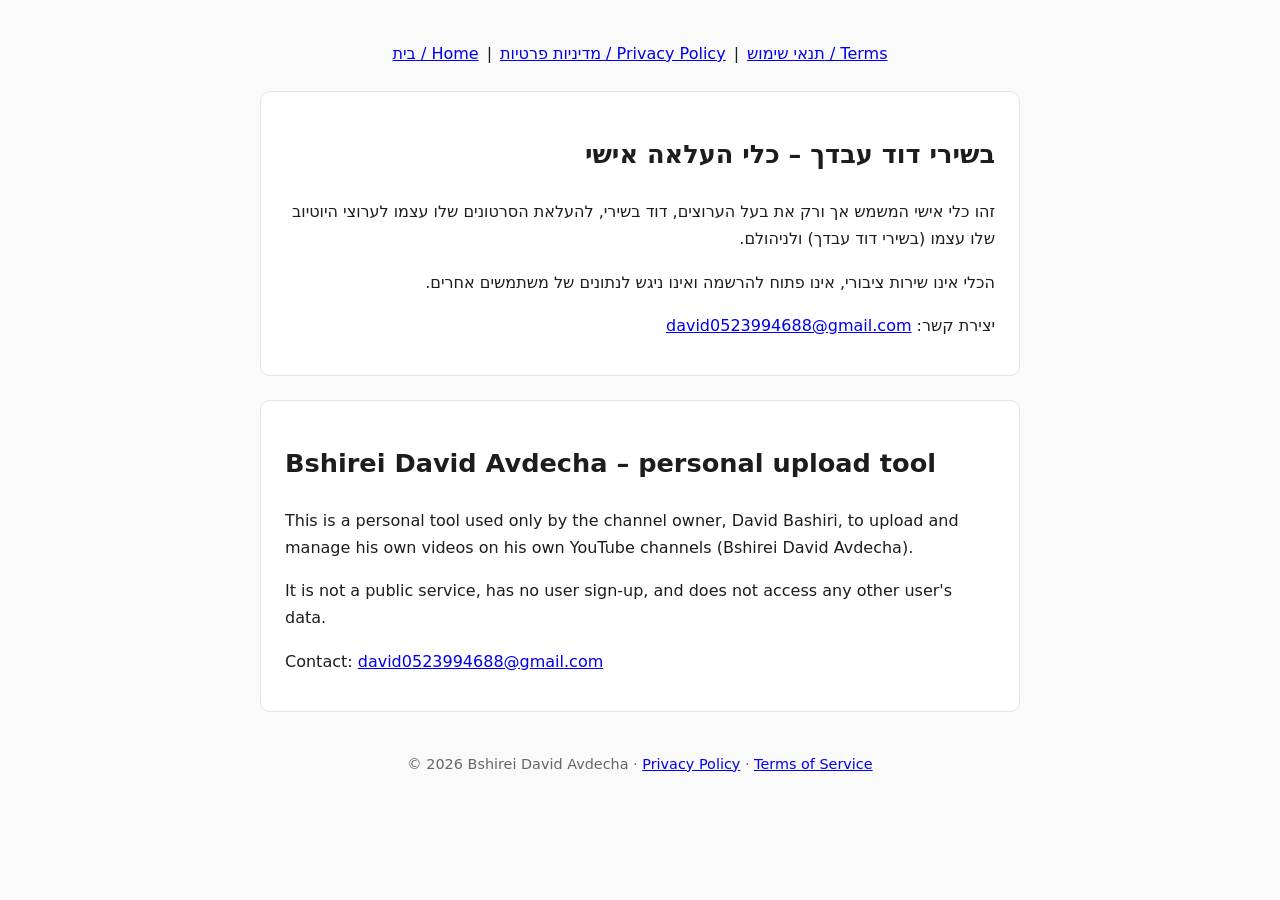
<file: index.html>
<!DOCTYPE html>
<html lang="he"><head><meta charset="utf-8"><meta name="viewport" content="width=device-width,initial-scale=1">
<title>בשירי דוד עבדך – כלי העלאה אישי | Bshirei David Avdecha – personal upload tool</title>
<link rel="stylesheet" href="style.css"></head><body>
<nav style="text-align:center"><a href="index.html">בית / Home</a>|<a href="privacy.html">מדיניות פרטיות / Privacy Policy</a>|<a href="terms.html">תנאי שימוש / Terms</a></nav>
<section class="he"><h1>בשירי דוד עבדך – כלי העלאה אישי</h1>
<p>זהו כלי אישי המשמש אך ורק את בעל הערוצים, דוד בשירי, להעלאת הסרטונים שלו עצמו לערוצי היוטיוב שלו עצמו (בשירי דוד עבדך) ולניהולם.</p>
<p>הכלי אינו שירות ציבורי, אינו פתוח להרשמה ואינו ניגש לנתונים של משתמשים אחרים.</p>
<p>יצירת קשר: <a href="mailto:david0523994688@gmail.com">david0523994688@gmail.com</a></p></section>
<section class="en"><h1>Bshirei David Avdecha – personal upload tool</h1>
<p>This is a personal tool used only by the channel owner, David Bashiri, to upload and manage his own videos on his own YouTube channels (Bshirei David Avdecha).</p>
<p>It is not a public service, has no user sign-up, and does not access any other user's data.</p>
<p>Contact: <a href="mailto:david0523994688@gmail.com">david0523994688@gmail.com</a></p></section>
<footer>© 2026 Bshirei David Avdecha · <a href="privacy.html">Privacy Policy</a> · <a href="terms.html">Terms of Service</a></footer>
</body></html>
</file>
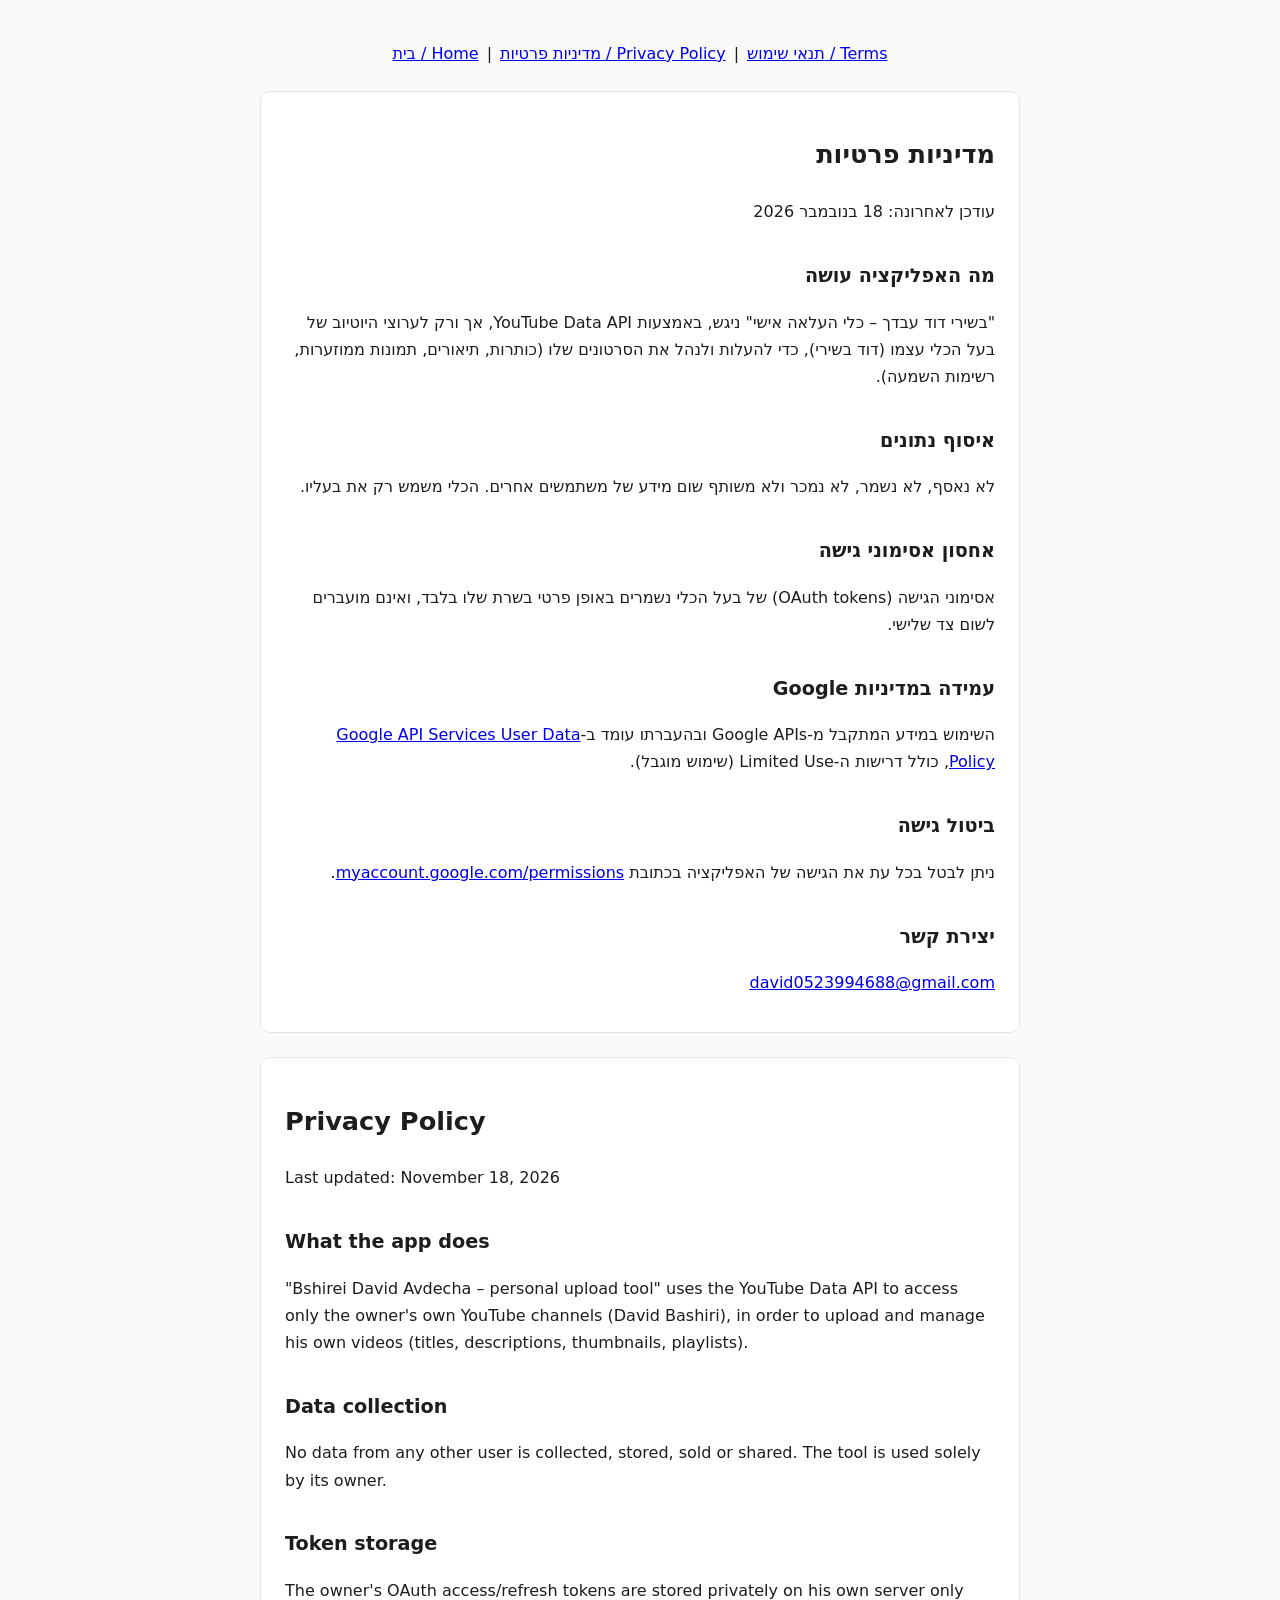
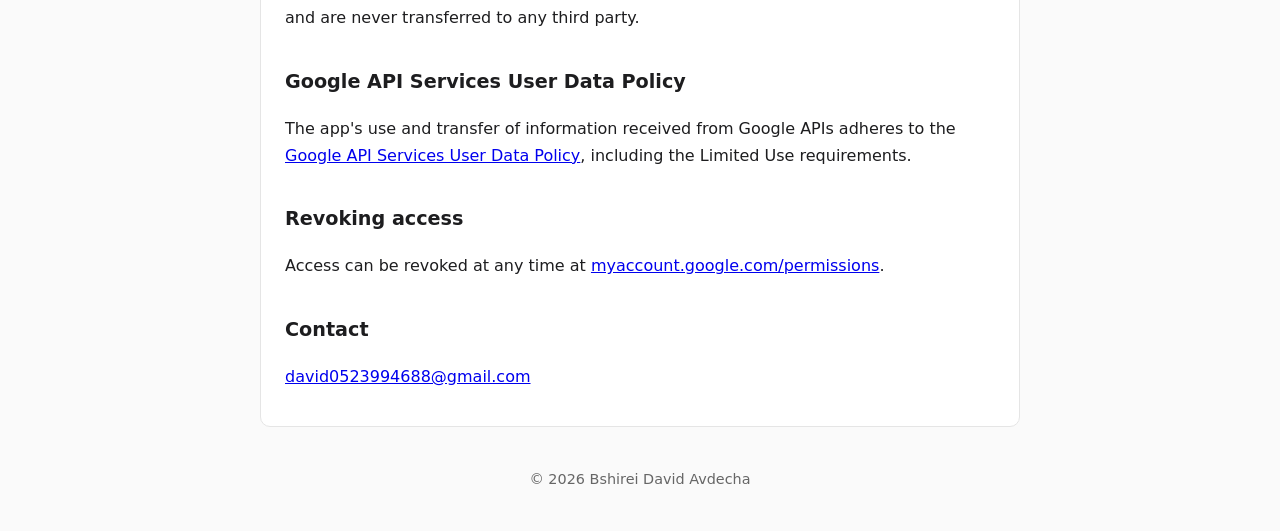
<file: privacy.html>
<!DOCTYPE html>
<html lang="he"><head><meta charset="utf-8"><meta name="viewport" content="width=device-width,initial-scale=1">
<title>מדיניות פרטיות | Privacy Policy – Bshirei David Avdecha upload tool</title>
<link rel="stylesheet" href="style.css"></head><body>
<nav style="text-align:center"><a href="index.html">בית / Home</a>|<a href="privacy.html">מדיניות פרטיות / Privacy Policy</a>|<a href="terms.html">תנאי שימוש / Terms</a></nav>
<section class="he"><h1>מדיניות פרטיות</h1><p>עודכן לאחרונה: 18 בנובמבר 2026</p>
<h2>מה האפליקציה עושה</h2><p>"בשירי דוד עבדך – כלי העלאה אישי" ניגש, באמצעות YouTube Data API, אך ורק לערוצי היוטיוב של בעל הכלי עצמו (דוד בשירי), כדי להעלות ולנהל את הסרטונים שלו (כותרות, תיאורים, תמונות ממוזערות, רשימות השמעה).</p>
<h2>איסוף נתונים</h2><p>לא נאסף, לא נשמר, לא נמכר ולא משותף שום מידע של משתמשים אחרים. הכלי משמש רק את בעליו.</p>
<h2>אחסון אסימוני גישה</h2><p>אסימוני הגישה (OAuth tokens) של בעל הכלי נשמרים באופן פרטי בשרת שלו בלבד, ואינם מועברים לשום צד שלישי.</p>
<h2>עמידה במדיניות Google</h2><p>השימוש במידע המתקבל מ-Google APIs ובהעברתו עומד ב-<a href="https://developers.google.com/terms/api-services-user-data-policy">Google API Services User Data Policy</a>, כולל דרישות ה-Limited Use (שימוש מוגבל).</p>
<h2>ביטול גישה</h2><p>ניתן לבטל בכל עת את הגישה של האפליקציה בכתובת <a href="https://myaccount.google.com/permissions">myaccount.google.com/permissions</a>.</p>
<h2>יצירת קשר</h2><p><a href="mailto:david0523994688@gmail.com">david0523994688@gmail.com</a></p></section>
<section class="en"><h1>Privacy Policy</h1><p>Last updated: November 18, 2026</p>
<h2>What the app does</h2><p>"Bshirei David Avdecha – personal upload tool" uses the YouTube Data API to access only the owner's own YouTube channels (David Bashiri), in order to upload and manage his own videos (titles, descriptions, thumbnails, playlists).</p>
<h2>Data collection</h2><p>No data from any other user is collected, stored, sold or shared. The tool is used solely by its owner.</p>
<h2>Token storage</h2><p>The owner's OAuth access/refresh tokens are stored privately on his own server only and are never transferred to any third party.</p>
<h2>Google API Services User Data Policy</h2><p>The app's use and transfer of information received from Google APIs adheres to the <a href="https://developers.google.com/terms/api-services-user-data-policy">Google API Services User Data Policy</a>, including the Limited Use requirements.</p>
<h2>Revoking access</h2><p>Access can be revoked at any time at <a href="https://myaccount.google.com/permissions">myaccount.google.com/permissions</a>.</p>
<h2>Contact</h2><p><a href="mailto:david0523994688@gmail.com">david0523994688@gmail.com</a></p></section>
<footer>© 2026 Bshirei David Avdecha</footer>
</body></html>
</file>
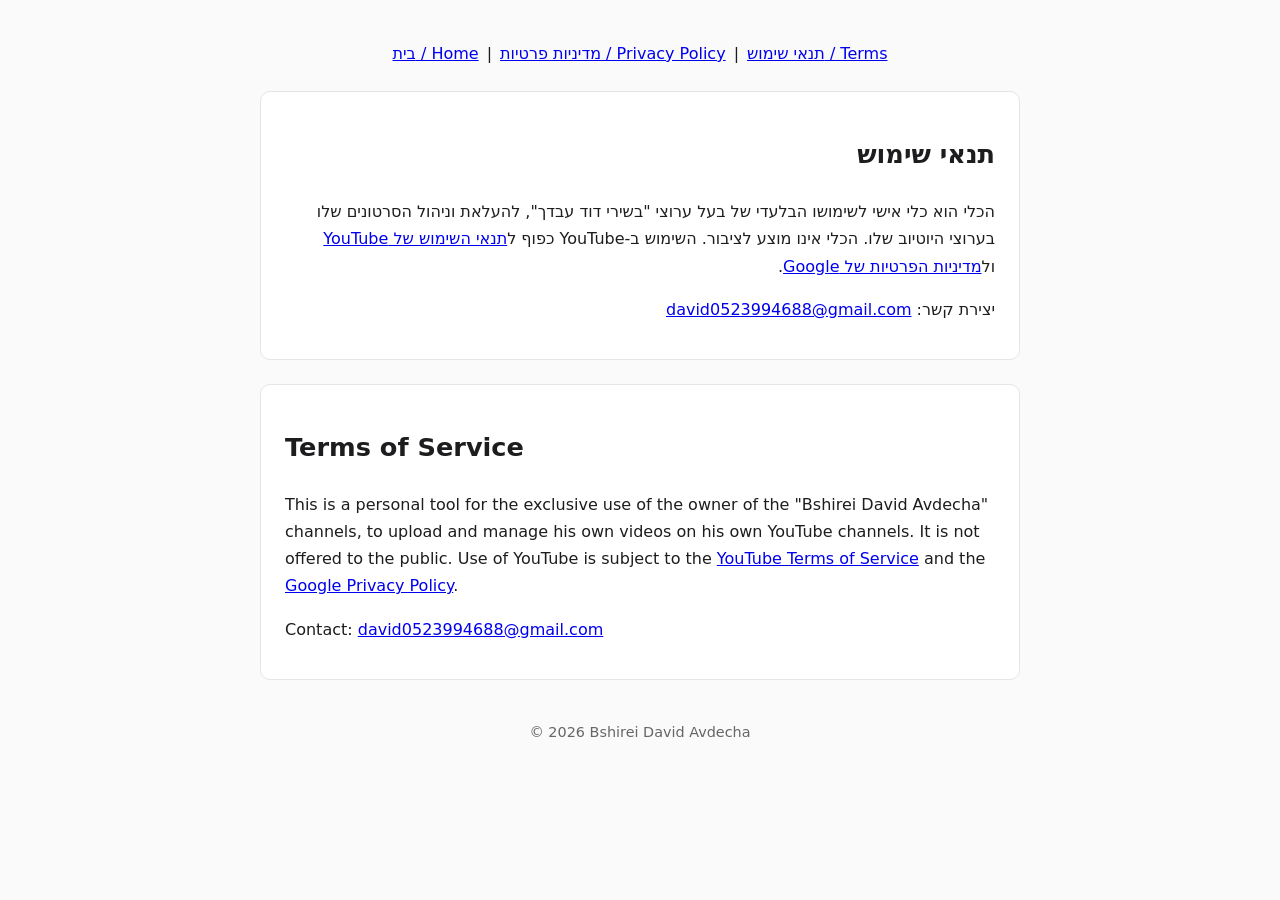
<file: terms.html>
<!DOCTYPE html>
<html lang="he"><head><meta charset="utf-8"><meta name="viewport" content="width=device-width,initial-scale=1">
<title>תנאי שימוש | Terms of Service – Bshirei David Avdecha upload tool</title>
<link rel="stylesheet" href="style.css"></head><body>
<nav style="text-align:center"><a href="index.html">בית / Home</a>|<a href="privacy.html">מדיניות פרטיות / Privacy Policy</a>|<a href="terms.html">תנאי שימוש / Terms</a></nav>
<section class="he"><h1>תנאי שימוש</h1>
<p>הכלי הוא כלי אישי לשימושו הבלעדי של בעל ערוצי "בשירי דוד עבדך", להעלאת וניהול הסרטונים שלו בערוצי היוטיוב שלו. הכלי אינו מוצע לציבור. השימוש ב-YouTube כפוף ל<a href="https://www.youtube.com/t/terms">תנאי השימוש של YouTube</a> ול<a href="https://policies.google.com/privacy">מדיניות הפרטיות של Google</a>.</p>
<p>יצירת קשר: <a href="mailto:david0523994688@gmail.com">david0523994688@gmail.com</a></p></section>
<section class="en"><h1>Terms of Service</h1>
<p>This is a personal tool for the exclusive use of the owner of the "Bshirei David Avdecha" channels, to upload and manage his own videos on his own YouTube channels. It is not offered to the public. Use of YouTube is subject to the <a href="https://www.youtube.com/t/terms">YouTube Terms of Service</a> and the <a href="https://policies.google.com/privacy">Google Privacy Policy</a>.</p>
<p>Contact: <a href="mailto:david0523994688@gmail.com">david0523994688@gmail.com</a></p></section>
<footer>© 2026 Bshirei David Avdecha</footer>
</body></html>
</file>
<file: style.css>
body{font-family:system-ui,-apple-system,"Segoe UI",Arial,sans-serif;max-width:760px;margin:40px auto;padding:0 20px;line-height:1.7;color:#1d1d1f;background:#fafafa}
h1{font-size:1.6rem}h2{font-size:1.2rem;margin-top:1.8em}
section{background:#fff;border:1px solid #e5e5e5;border-radius:10px;padding:20px 24px;margin:24px 0}
.he{direction:rtl;text-align:right}.en{direction:ltr;text-align:left}
nav a{margin:0 8px}footer{font-size:.9rem;color:#666;margin:40px 0;text-align:center}
</file>
